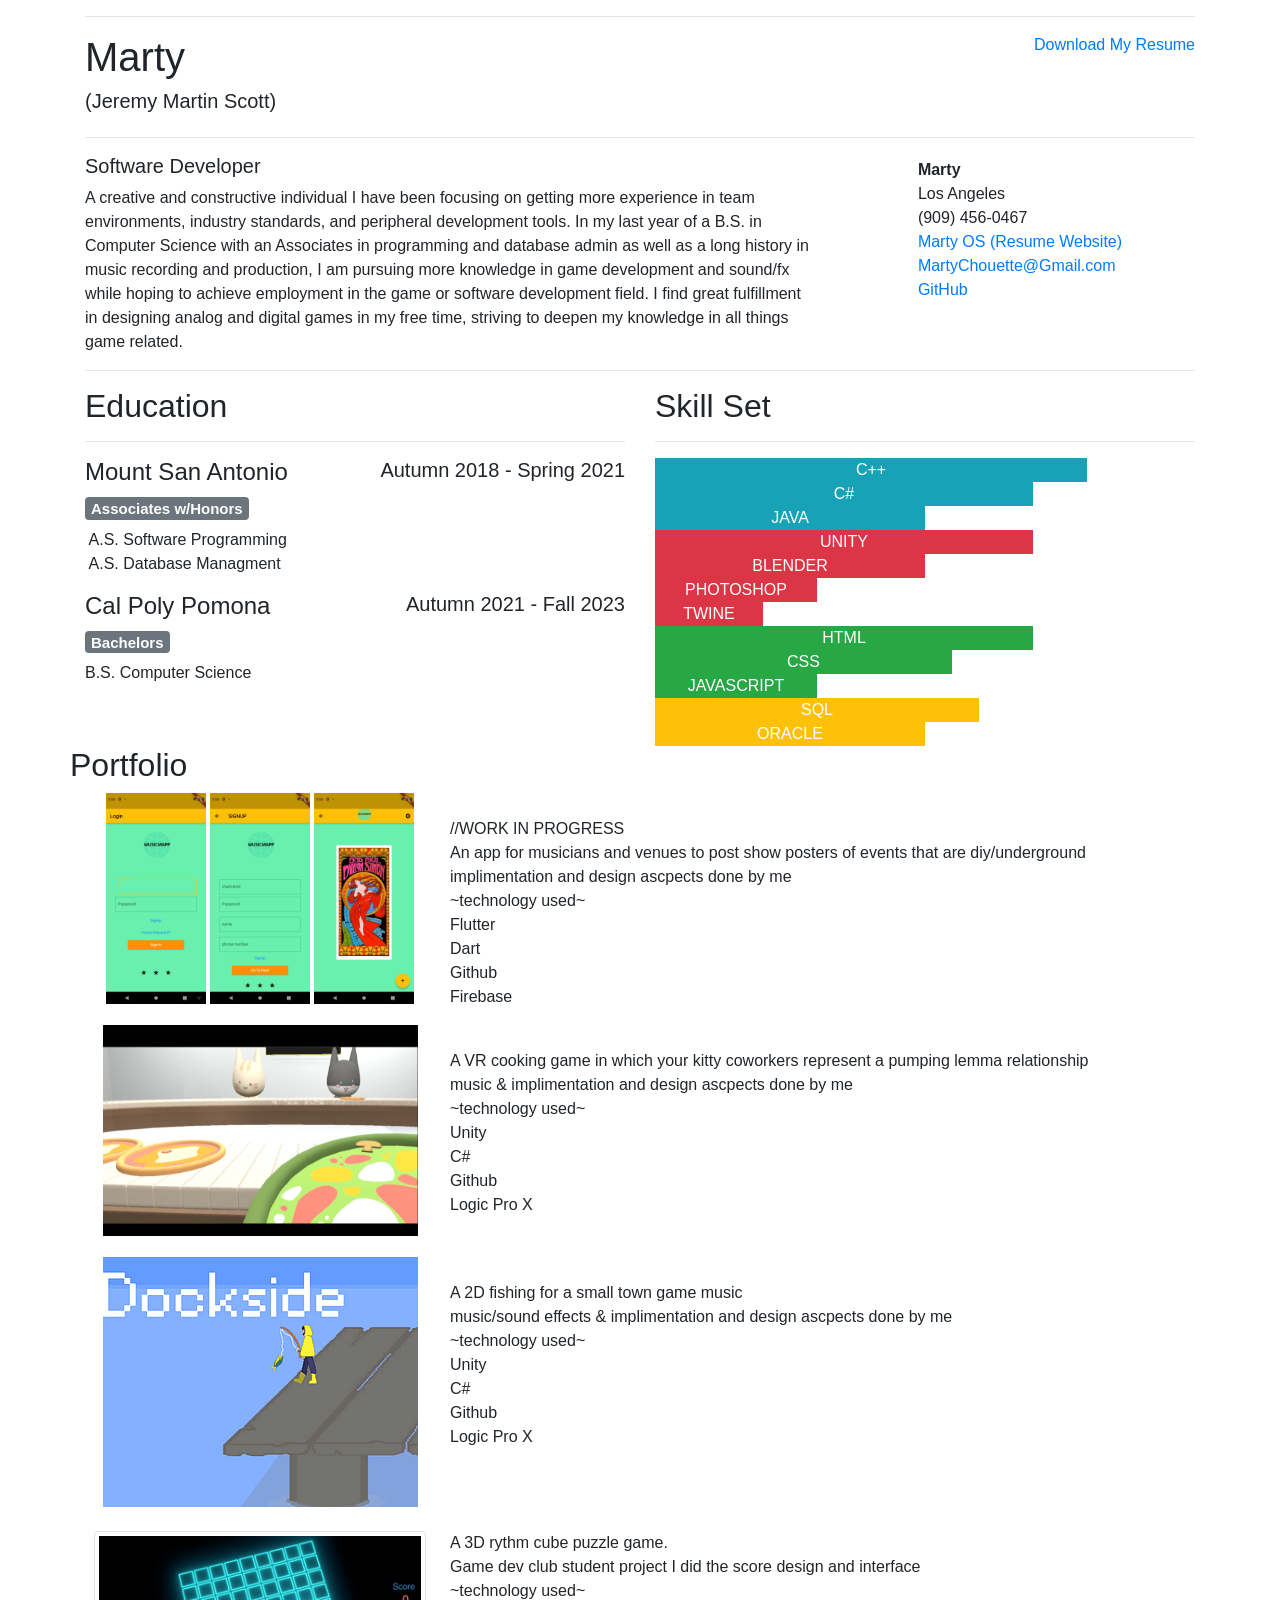
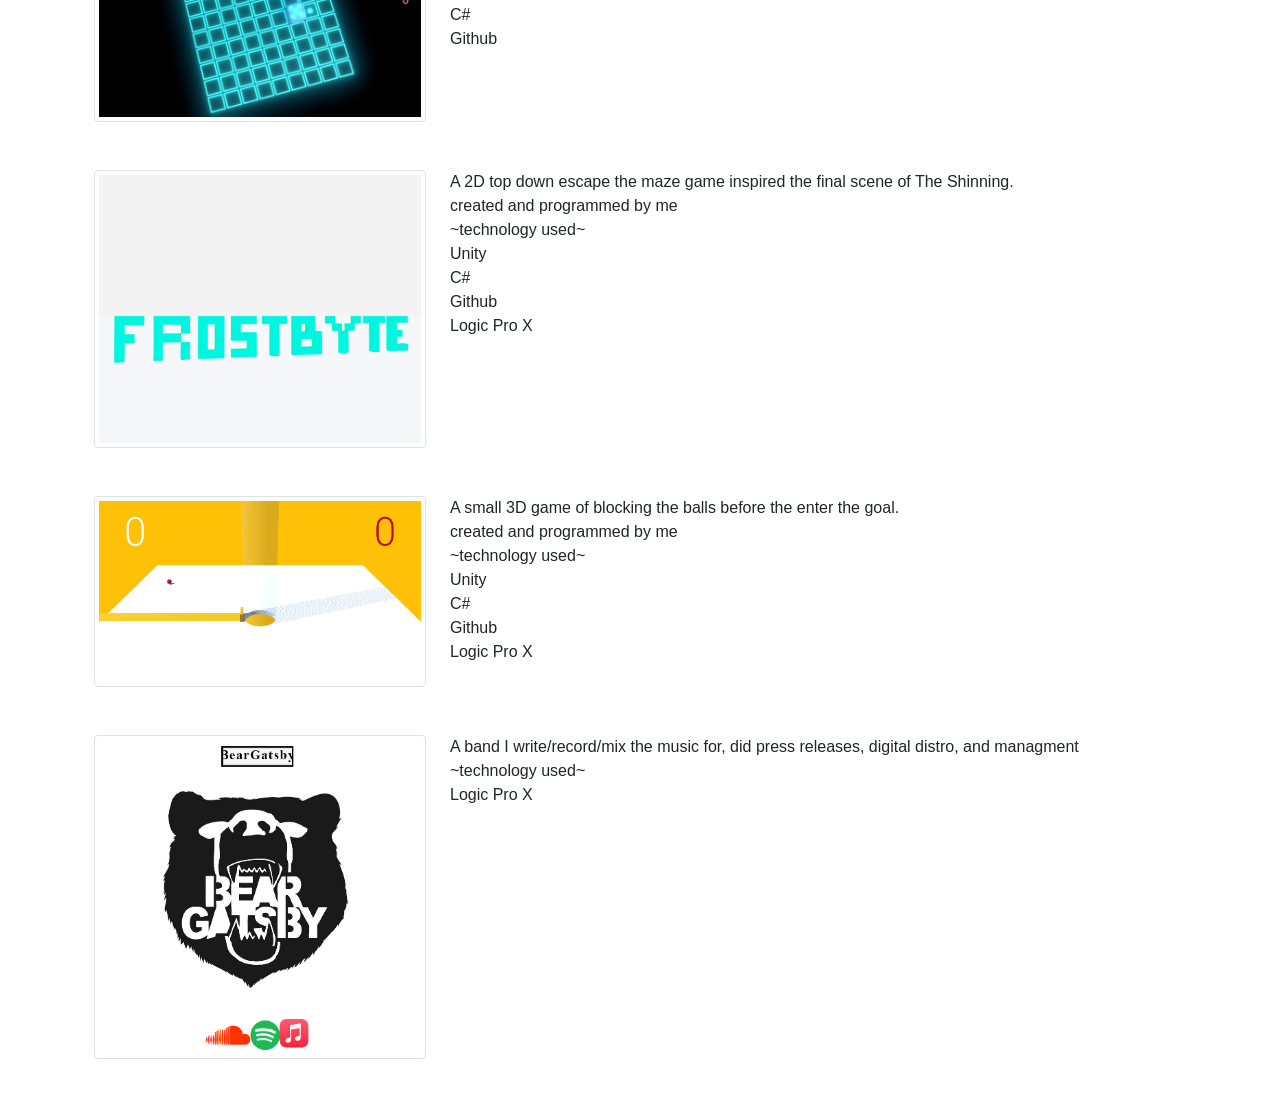
<file: index.html>
<!DOCTYPE html>
<html lang="en">

<head>
  <meta charset="utf-8">
  <meta http-equiv="X-UA-Compatible" content="IE=edge">
  <meta name="viewport" content="width=device-width, initial-scale=1">
  <title>MartyWebResume</title>
  <!-- Bootstrap -->
  <link href="css/bootstrap-4.4.1.css" rel="stylesheet">
</head>

<body>
  <div class="container">
    <hr>
    <div class="row">
      <div class="col-6">

        <h1>Marty</h1>
        <h5>(Jeremy Martin Scott)</h5>
      </div>
      <div class="col-6">
        <p class="text-right"><a href="martyresume.pdf" download>Download My Resume</a></p>
        <!--<p class="text-right"><a href="marty color resume.pdf" download>Download My Colorful Resume </a></p>-->
      </div>
    </div>
    <hr>
    <div class="row">
      <div class="col-md-8 col-sm-12">
        <div class="media">

          <div class="media-body">
            <h5 class="mt-0">Software Developer</h5>
            A creative and constructive individual I have been focusing on getting more experience in team environments,
            industry standards, and peripheral development tools.
            In my last year of a B.S. in Computer Science with an Associates in programming and database admin as well
            as
            a long history in music recording and production,
            I am pursuing more knowledge in game development and sound/fx while hoping to achieve employment in the game or software
            development 
            field.
            I find great fulfillment in designing analog and digital games in my free time, striving to deepen my
            knowledge in all things game related.

          </div>
        </div>
      </div>
      <div class="col-md-4 col-sm-12">
        <div class="row justify-content-md-around m-1">
          <address>
            <strong>Marty</strong><br>

            Los Angeles<br>
            <abbr title="Phone"></abbr> (909) 456-0467<br>
             <a href="https://martyos.netlify.app/" style ="text-align: left;">Marty OS (Resume Website)</a><br>
            <a href="mailto:#">MartyChouette@Gmail.com&nbsp;</a>
            <p class="text-left"><a href="https://github.com/MartyChouette">GitHub</a></p>
          </address>
        </div>
      </div>
    </div>
    <hr>
    <div class="row">
      <div class="col-md-6 col-sm-12">
        <h2>Education</h2>
        <hr>
        <div class="row">
          <div class="col-6">
            <h4>Mount San Antonio</h4>
          </div>
          <div class="col-6">
            <h5 class="text-right"><span aria-hidden="true"></span> Autumn 2018 - Spring 2021</h5>
          </div>
        </div>
        <h5><span class="badge badge-secondary">Associates w/Honors</span></h5>
        <p>&nbsp;A.S. Software Programming&nbsp; &nbsp; &nbsp; &nbsp; &nbsp; &nbsp; &nbsp; &nbsp; &nbsp; &nbsp; &nbsp;
          &nbsp; &nbsp; &nbsp; &nbsp; &nbsp; &nbsp; &nbsp; &nbsp; &nbsp; &nbsp; &nbsp; &nbsp; &nbsp; &nbsp; &nbsp;
          &nbsp; &nbsp; &nbsp; &nbsp; &nbsp; &nbsp; &nbsp; &nbsp; &nbsp; &nbsp; &nbsp;A.S. Database Managment &nbsp;
          &nbsp; &nbsp; &nbsp; &nbsp; &nbsp; &nbsp; &nbsp; &nbsp; &nbsp; &nbsp; &nbsp; &nbsp; &nbsp; &nbsp; &nbsp;
          &nbsp; &nbsp; &nbsp; &nbsp; &nbsp; &nbsp; &nbsp; &nbsp; &nbsp; &nbsp; &nbsp; &nbsp; &nbsp; &nbsp; &nbsp;
          &nbsp; &nbsp; &nbsp; &nbsp; </p>
        <div class="row">
          <div class="col-6">
            <h4>Cal Poly Pomona</h4>
          </div>
          <div class="col-6">
            <h5 class="text-right"><span aria-hidden="true"></span> Autumn 2021 - Fall 2023</h5>
          </div>
        </div>
        <h5><span class="badge badge-secondary">Bachelors</span></h5>
        <p>B.S. Computer Science</p>
      </div>
      <div class="col-md-6 col-sm-12">
        <h2>Skill Set</h2>
        <hr>

        <div class="page-item">
          <div class="progress-bar bg-info" role="progressbar" style="width: 80%"> C++</div>
        </div>
        <div class="page-item">
          <div class="progress-bar bg-info" role="progressbar" style="width: 70%"> C#</div>
        </div>
        <div class="page-item">
          <div class="progress-bar bg-info" role="progressbar" style="width: 50%"> JAVA</div>
        </div>
        <!-- <div class="page-item">
          <div class="progress-bar bg-info" role="progressbar" style="width: 25%"> VR</div>
        </div> -->
        <div class="page-item">
          <div class="progress-bar bg-danger" role="progressbar" style="width: 70%"> UNITY</div>
        </div>
        <div class="page-item">
          <div class="progress-bar bg-danger" role="progressbar" style="width: 50%"> BLENDER</div>
        </div>
        <div class="page-item">
          <div class="progress-bar bg-danger" role="progressbar" style="width: 30%"> PHOTOSHOP</div>
        </div>
        <div class="page-item">
          <div class="progress-bar bg-danger" role="progressbar" style="width: 20%"> TWINE</div>
        </div>
        <div class="page-item">
          <div class="progress-bar bg-success" role="progressbar" style="width: 70%"> HTML</div>
        </div>
        <div class="page-item">
          <div class="progress-bar bg-success" role="progressbar" style="width: 55%"> CSS</div>
        </div>
        <div class="page-item">
          <div class="progress-bar bg-success" role="progressbar" style="width: 30%"> JAVASCRIPT</div>
        </div>
        <div class="page-item">
          <div class="progress-bar bg-warning" role="progressbar" style="width: 60%"> SQL</div>
        </div>
        <div class="page-item">
          <div class="progress-bar bg-warning" role="progressbar" style="width: 50%"> ORACLE</div>
        </div>
      </div>
      <hr>

      <h2>Portfolio</h2>
      <hr>
      <div class="container">
        <div class="row text-center">

          <div class="col-sm-4 col-12 p-0">
            <a href="https://jermarscott.github.io/"><img src="images/login.png" width="100" height="211.11"
                alt="not found"></a>
            <a href="https://jermarscott.github.io/"><img src="images/signup.png" width="100" height="211.11"
                alt="not found"></a>
            <a href="https://jermarscott.github.io/"><img src="images/feed.png" width="100" height="211.11"
                alt="not found"></a>
          </div>

          <p class="text-left"><br>
            //WORK IN PROGRESS<br>
            An app for musicians and venues to post show posters of events that are diy/underground
            <br>
            <WIP> implimentation and design ascpects done by me
              <br>~technology used~
              <br>Flutter
              <br>Dart
              <br>Github
              <br>Firebase
              &nbsp;
          </p>

          

          <div class="col-sm-4 col-12 p-0"><a href="https://github.com/PurrfectPizza/VRGame/"><img src="images/purrfectpizzascrnshot.png" width="315" height="211.11"
                alt="not found"></a> </div>
          <p class="text-left"><br>
            A VR cooking game in which your kitty coworkers represent a pumping lemma relationship
            <br>music & implimentation and design ascpects done by me
            <br>~technology used~
            <br>Unity
            <br>C#
            <br>Github
            <br>Logic Pro X
            <br>
            <br>

          </p>

          <div class="col-sm-4 col-12 p-0"><a href="https://sulfurous.itch.io/dockside"><img src="images/dockside.png"
                alt="not found"></a> </div>
          <p class="text-left"><br>
            A 2D fishing for a small town game music
            <br>music/sound effects & implimentation and design ascpects done by me
            <br>~technology used~
            <br>Unity
            <br>C#
            <br>Github
            <br>Logic Pro X
          </p>

          

          <div class="col-sm-4 col-12 p-4"><a href="https://partial-insanity.itch.io/cube-dancing"><img
            class="img-thumbnail" src="images/cube.png" alt="not found"></a></div>
      <p class="text-left"><br>
        A 3D rythm cube puzzle game.<br>
        Game dev club student project I did the score design and interface
        <br>~technology used~
        <br>C#
        <br>Github
        <br>
      </p>


          <div class="col-sm-4 col-12 p-4"><a href="https://martychouette.itch.io/frostbyte-v01"><img
                class="img-thumbnail" src="images/fbtitlecard.png" alt="not found"></a></div>
          <p class="text-left"><br>
            A 2D top down escape the maze game inspired the final scene of The Shinning. <br>
            created and programmed by me
            <br>~technology used~
            <br>Unity
            <br>C#
            <br>Github
            <br>Logic Pro X
            <br>
          </p>

          <div class="col-sm-4 col-12 p-4"> <a href="https://martychouette.itch.io/walls"><img class="img-thumbnail"
                src="images/wallspic.PNG" alt="not found"></a></div>
          <p class="text-left"><br>
            A small 3D game of blocking the balls before the enter the goal.<br>
            created and programmed by me
            <br>~technology used~
            <br>Unity
            <br>C#
            <br>Github
            <br>Logic Pro X
            <br>
          </p>



          <div class="col-sm-4 col-12 p-4"><a href="https://www.beargatsby.com"><img class="img-thumbnail"
                src="images/bgsite.PNG" alt="not found"></a></div>
          <p class="text-left"><br>
            A band I write/record/mix the music for, did press releases, digital distro, and managment
            <br>~technology used~
            <br>Logic Pro X
            <br>
          </p>
        </div>



      </div>
      <!--<hr>
      <h2>Contact</h2>
      <hr>
      <div class="container">
        <div class="row justify-content-center">
          <div class="col-lg-8  col-12 jumbotron">
            <form>
              <div class="form-group">
                <label for="name">Name</label>
                <input type="text" class="form-control" id="name" name="name" placeholder="Name">
              </div>
              <div class="form-group">
                <label for="email">E-Mail</label>
                <input type="email" class="form-control" id="email" name="email" placeholder="Email Address" aria-describedby="emailHelp">
                <span id="emailHelp" class="form-text text-muted" style="display: none;">Please enter a valid e-mail address.</span>
              </div>
              <div class="form-group">
                <label for="message">Message</label>
                <textarea rows="10" cols="100" class="form-control" id="message" name="message" placeholder="Message" aria-describedby="messageHelp"></textarea>
                <span id="messageHelp" class="form-text text-muted" style="display: none;">Please enter a message.</span>
              </div>
              <div class="text-center">
                <button type="submit" class="btn btn-primary">Submit</button>
              </div>
            </form>
          </div>
        </div>
      </div>
      <hr>

    -->
      <footer class="text-center">
        <div class="container">
          <div class="row">
            <div class="col-12">
              <p></p>
            </div>
          </div>
        </div>
      </footer>
    </div>
    <!-- jQuery (necessary for Bootstrap's JavaScript plugins) -->
    <script src="js/jquery-3.4.1.min.js"></script>
    <!-- Include all compiled plugins (below), or include individual files as needed -->
    <script src="js/popper.min.js"></script>
    <script src="js/bootstrap-4.4.1.js"></script>
</body>

</html>
</file>
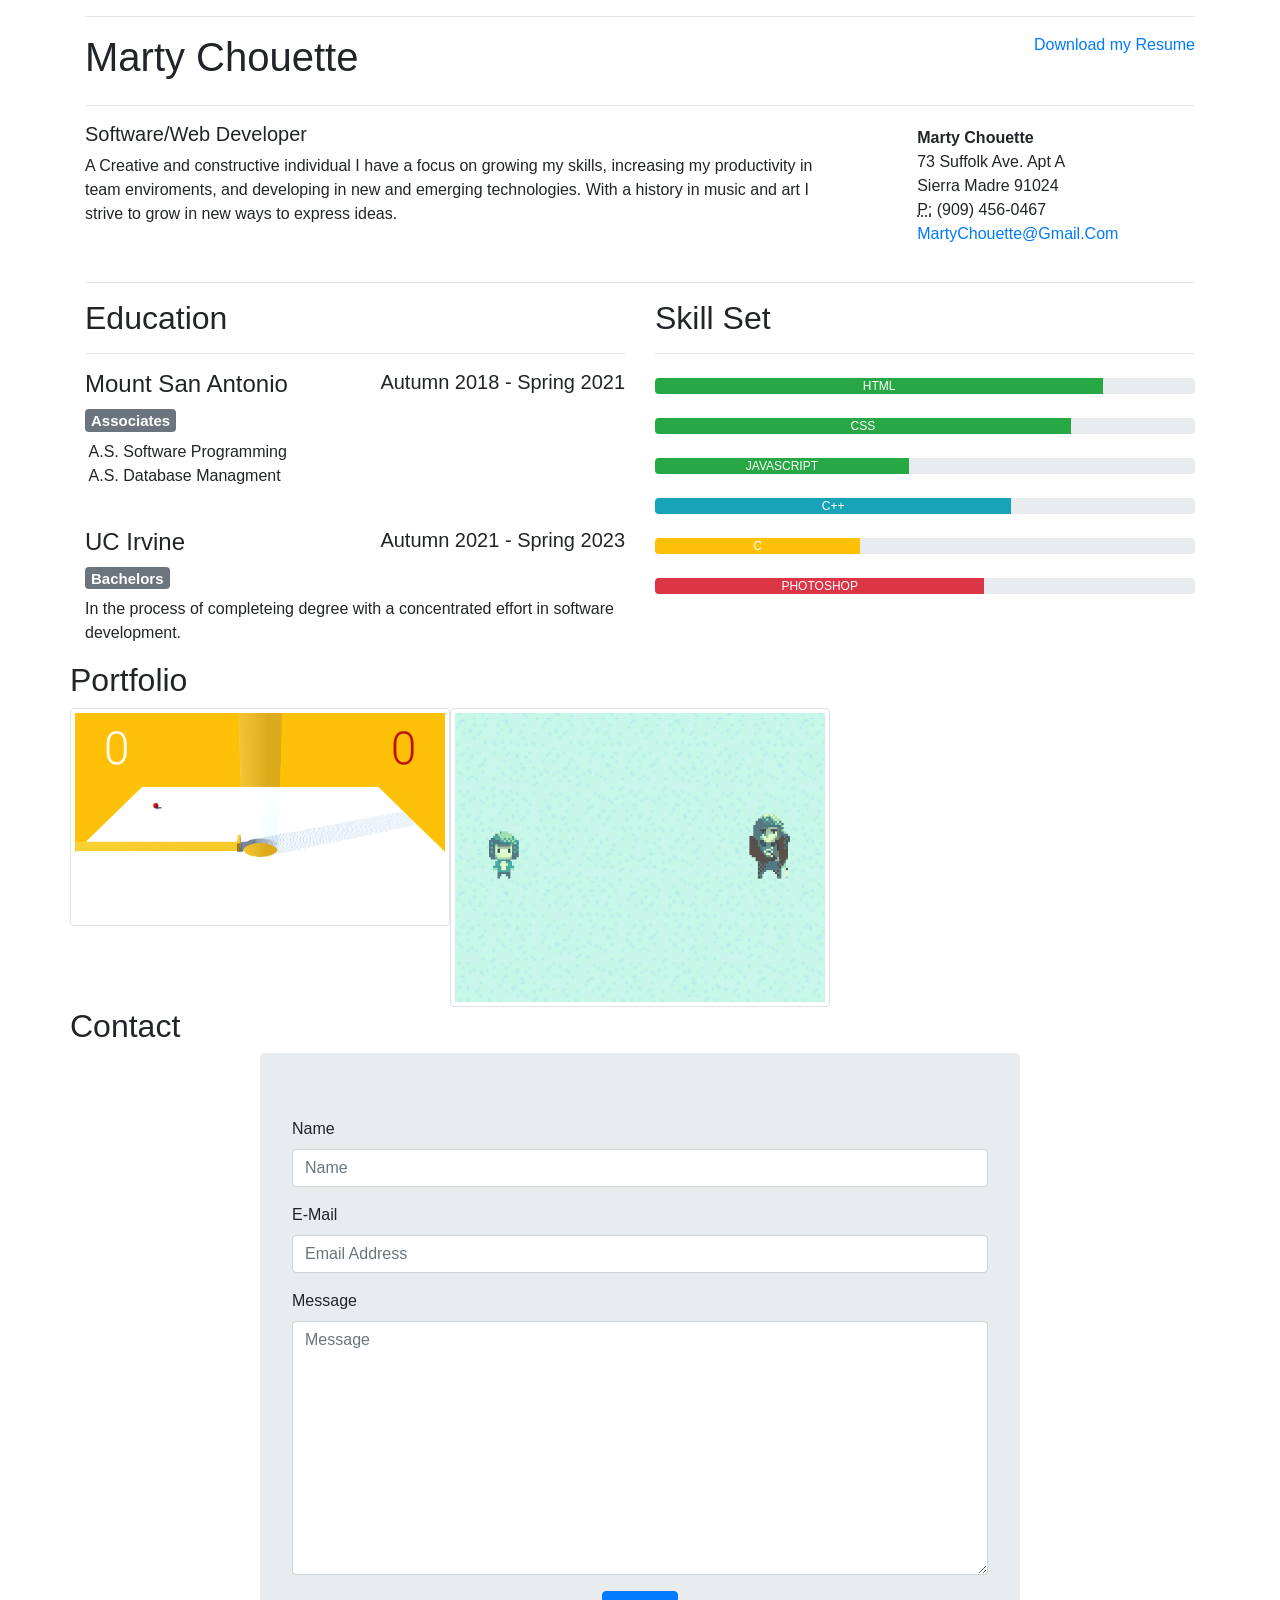
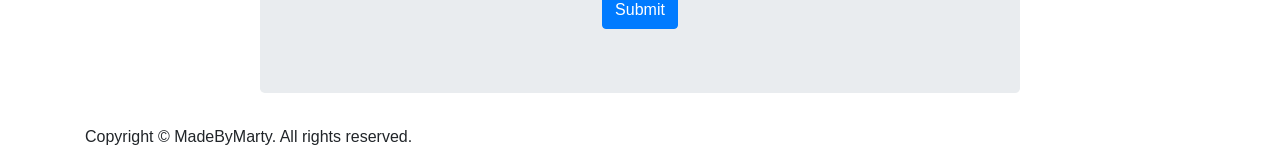
<file: MartyWebResume.html>
<!DOCTYPE html>
<html lang="en">
  <head>
    <meta charset="utf-8">
    <meta http-equiv="X-UA-Compatible" content="IE=edge">
    <meta name="viewport" content="width=device-width, initial-scale=1">
    <title>MartyWebResume</title>
    <!-- Bootstrap -->
    <link href="css/bootstrap-4.4.1.css" rel="stylesheet">
  </head>
  <body>
    <div class="container">
      <hr>
      <div class="row">
        <div class="col-6">
          <h1>Marty Chouette</h1>
        </div>
        <div class="col-6">
          <p class="text-right"><a href="computer martychouette resume .pdf" download>Download my Resume</a></p>
        </div>
      </div>
      <hr>
      <div class="row">
        <div class="col-md-8 col-sm-12">
          <div class="media">
            
            <div class="media-body">
              <h5 class="mt-0">Software/Web Developer</h5>
              A Creative and constructive individual I have a focus on growing my skills, increasing my productivity in team enviroments, and developing in new and emerging technologies. With a history in music and art I strive to grow in new ways to express ideas.
            </div>
          </div>
        </div>
        <div class="col-md-4 col-sm-12">
          <div class="row justify-content-md-around m-1">
            <address>
              <strong>Marty Chouette</strong><br>
              73 Suffolk Ave. Apt A<br>
              Sierra Madre 91024<br>
              <abbr title="Phone">P:</abbr> (909) 456-0467<br>
              <a href="mailto:#">MartyChouette@Gmail.Com&nbsp;</a>
            </address>
          </div>
        </div>
      </div>
      <hr>
      <div class="row">
        <div class="col-md-6 col-sm-12">
          <h2>Education</h2>
          <hr>
          <div class="row">
            <div class="col-6">
              <h4>Mount San Antonio</h4>
            </div>
            <div class="col-6">
              <h5 class="text-right"><span aria-hidden="true"></span> Autumn 2018 - Spring 2021</h5>
            </div>
          </div>
          <h5><span class="badge badge-secondary">Associates</span></h5>
          <p>&nbsp;A.S. Software Programming&nbsp; &nbsp; &nbsp; &nbsp; &nbsp; &nbsp; &nbsp; &nbsp; &nbsp; &nbsp; &nbsp; &nbsp; &nbsp; &nbsp; &nbsp; &nbsp; &nbsp; &nbsp; &nbsp; &nbsp; &nbsp; &nbsp; &nbsp; &nbsp; &nbsp; &nbsp; &nbsp; &nbsp; &nbsp; &nbsp; &nbsp; &nbsp; &nbsp; &nbsp; &nbsp; &nbsp; &nbsp;A.S. Database Managment   &nbsp; &nbsp; &nbsp; &nbsp; &nbsp; &nbsp; &nbsp; &nbsp; &nbsp; &nbsp; &nbsp; &nbsp; &nbsp; &nbsp; &nbsp; &nbsp; &nbsp; &nbsp; &nbsp; &nbsp; &nbsp; &nbsp; &nbsp; &nbsp; &nbsp; &nbsp; &nbsp; &nbsp; &nbsp; &nbsp; &nbsp; &nbsp; &nbsp; &nbsp; &nbsp; &nbsp; &nbsp; &nbsp; &nbsp; &nbsp; &nbsp; &nbsp; &nbsp;</p>
<div class="row">
        <div class="col-6">
              <h4>UC Irvine</h4>
        </div>
            <div class="col-6">
              <h5 class="text-right"><span aria-hidden="true"></span> Autumn 2021 - Spring 2023</h5>
            </div>
          </div>
          <h5><span class="badge badge-secondary">Bachelors</span></h5>
          <p>In the process of completeing degree with a concentrated effort in software development.</p>
        </div>
        <div class="col-md-6 col-sm-12">
          <h2>Skill Set</h2>
          <hr>
          <div class="progress mt-4">
            <div class="progress-bar bg-success" role="progressbar" aria-valuenow="85" aria-valuemin="0" aria-valuemax="100" style="width: 83%"> HTML</div>
          </div>
          <div class="progress mt-4">
            <div class="progress-bar bg-success" role="progressbar" aria-valuenow="80" aria-valuemin="0" aria-valuemax="100" style="width: 77%"> CSS</div>
          </div>
          <div class="progress mt-4">
            <div class="progress-bar bg-success" role="progressbar" aria-valuenow="70" aria-valuemin="0" aria-valuemax="100" style="width: 47%"> JAVASCRIPT</div>
          </div>
          <div class="progress mt-4">
            <div class="progress-bar bg-info" role="progressbar" aria-valuenow="60" aria-valuemin="0" aria-valuemax="100" style="width: 66%"> C++</div>
          </div>
          <div class="progress mt-4">
            <div class="progress-bar bg-warning" role="progressbar" aria-valuenow="55" aria-valuemin="0" aria-valuemax="100" style="width: 38%"> C</div>
          </div>
          <div class="progress mt-4">
            <div class="progress-bar bg-danger" role="progressbar" aria-valuenow="50" aria-valuemin="0" aria-valuemax="100" style="width: 61%"> PHOTOSHOP</div>
          </div>
       
      </div>
      <hr>
  
      <h2>Portfolio</h2>
      <hr>
      <div class="container">
        <div class="row text-center">
          <div class="col-sm-4 col-12 p-0"><img class="img-thumbnail"  src="images/wallspic.PNG" alt=""></div>
          <div class="col-sm-4 col-12 p-0"><img class="img-thumbnail"  src="images/frostbytePNG.PNG" alt=""></div>
        
        </div>
		  
		  
       
      </div>
      <hr>
      <h2>Contact</h2>
      <hr>
      <div class="container">
        <div class="row justify-content-center">
          <div class="col-lg-8  col-12 jumbotron">
            <form>
              <div class="form-group">
                <label for="name">Name</label>
                <input type="text" class="form-control" id="name" name="name" placeholder="Name">
              </div>
              <div class="form-group">
                <label for="email">E-Mail</label>
                <input type="email" class="form-control" id="email" name="email" placeholder="Email Address" aria-describedby="emailHelp">
                <span id="emailHelp" class="form-text text-muted" style="display: none;">Please enter a valid e-mail address.</span>
              </div>
              <div class="form-group">
                <label for="message">Message</label>
                <textarea rows="10" cols="100" class="form-control" id="message" name="message" placeholder="Message" aria-describedby="messageHelp"></textarea>
                <span id="messageHelp" class="form-text text-muted" style="display: none;">Please enter a message.</span>
              </div>
              <div class="text-center">
                <button type="submit" class="btn btn-primary">Submit</button>
              </div>
            </form>
          </div>
        </div>
      </div>
      <hr>
      <footer class="text-center">
        <div class="container">
          <div class="row">
            <div class="col-12">
              <p>Copyright © MadeByMarty. All rights reserved.</p>
            </div>
          </div>
        </div>
      </footer>
    </div>
    <!-- jQuery (necessary for Bootstrap's JavaScript plugins) -->
    <script src="js/jquery-3.4.1.min.js"></script>
    <!-- Include all compiled plugins (below), or include individual files as needed -->
    <script src="js/popper.min.js"></script>
    <script src="js/bootstrap-4.4.1.js"></script>
  </body>
</html>
</file>
